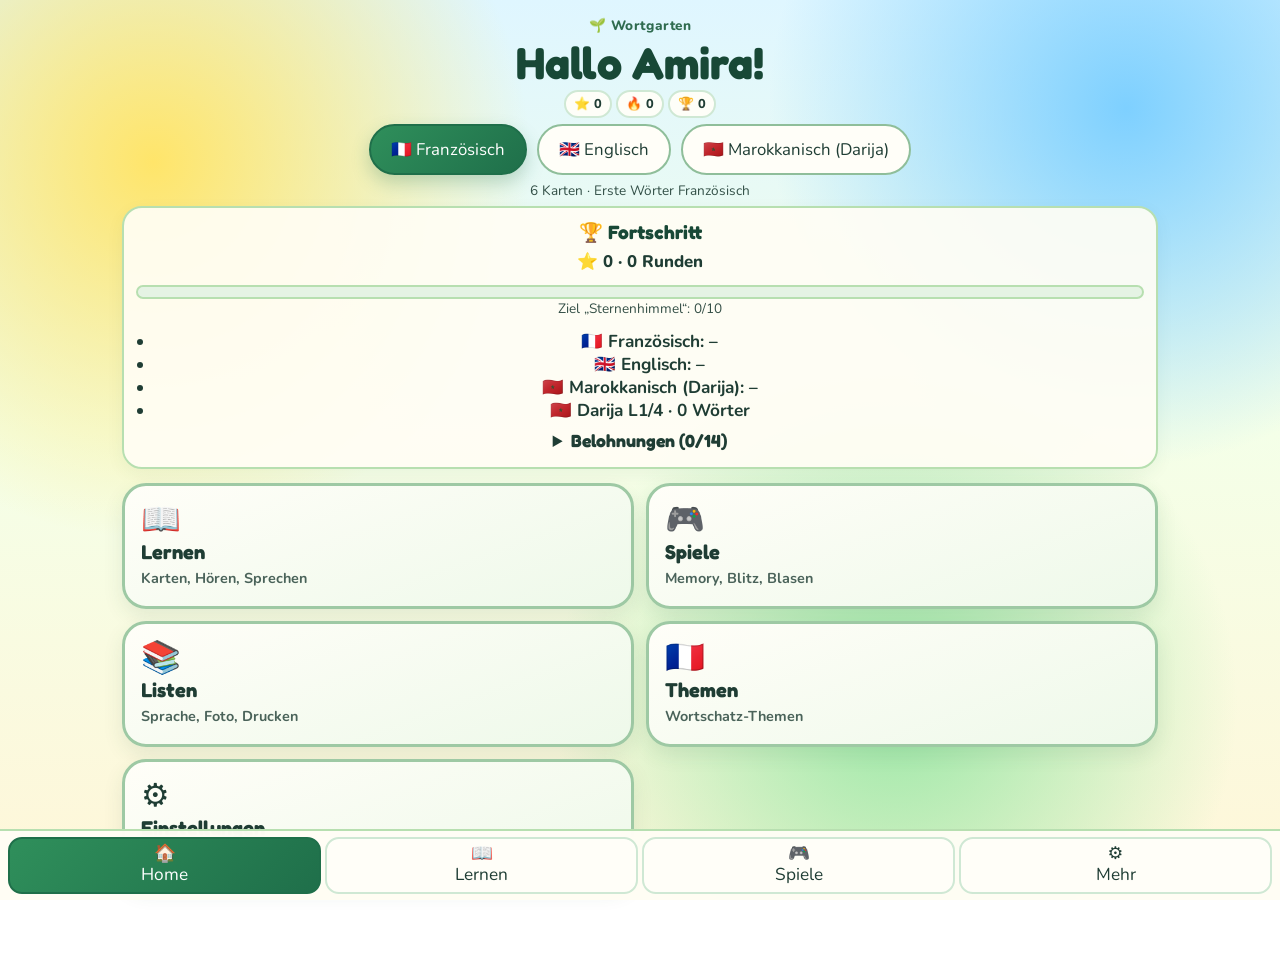
<file: index.html>
<!doctype html>
<html lang="de">
  <head>
    <meta charset="UTF-8" />
    <link rel="icon" type="image/svg+xml" href="/favicon.svg" />
    <link rel="manifest" href="/manifest.webmanifest" />
    <meta
      name="viewport"
      content="width=device-width, initial-scale=1, viewport-fit=cover"
    />
    <meta name="theme-color" content="#2f8f5b" />
    <meta name="apple-mobile-web-app-capable" content="yes" />
    <meta name="apple-mobile-web-app-status-bar-style" content="black-translucent" />
    <meta name="apple-mobile-web-app-title" content="Wortgarten" />
    <meta name="mobile-web-app-capable" content="yes" />
    <meta name="format-detection" content="telephone=no" />
    <link rel="apple-touch-icon" href="/apple-touch-icon.png" />
    <link
      rel="apple-touch-icon"
      sizes="180x180"
      href="/apple-touch-icon.png"
    />
    <meta
      name="description"
      content="Wortgarten – Lern-App für Amira. Funktioniert auf iPhone, iPad und Android-Tablets."
    />
    <title>Wortgarten – Amiras Lern App</title>
    <script type="module" crossorigin src="/assets/index-wdHtKA3S.js"></script>
    <link rel="stylesheet" crossorigin href="/assets/index-DaxTAJN9.css">
  </head>
  <body>
    <div id="root"></div>
  </body>
</html>
</file>
<file: assets/index-DaxTAJN9.css>
@import "https://fonts.googleapis.com/css2?family=Fredoka:wght@500;600;700&family=Nunito:wght@500;700;800&display=swap";*{box-sizing:border-box}html{-webkit-text-size-adjust:100%;-moz-text-size-adjust:100%;text-size-adjust:100%}html,body,#root{min-height:100dvh}body{overscroll-behavior-y:contain;-webkit-tap-highlight-color:#2f8f5b26;margin:0}#root{padding-top:env(safe-area-inset-top);padding-left:env(safe-area-inset-left);padding-right:env(safe-area-inset-right);padding-bottom:env(safe-area-inset-bottom)}.sky{z-index:-1;background:radial-gradient(circle at 12% 18%,#ffe56a 0%,#0000 28%),radial-gradient(circle at 88% 12%,#7ed0ff 0%,#0000 26%),radial-gradient(circle at 70% 78%,#9be7a6 0%,#0000 30%),linear-gradient(#dff6ff 0%,#f4ffe8 48%,#fff6d8 100%);animation:16s ease-in-out infinite alternate drift;position:fixed;inset:0}.sky.burst:after{content:"🌟✨🌻⭐";text-align:center;pointer-events:none;font-size:2rem;animation:.9s ease-out pop;position:fixed;inset:20% 0 auto}@keyframes drift{0%{transform:scale(1)}to{transform:scale(1.04)}}@keyframes pop{0%{opacity:0;transform:translateY(20px)scale(.6)}40%{opacity:1;transform:translateY(0)scale(1.15)}to{opacity:0;transform:translateY(-30px)scale(1)}}@keyframes floaty{0%,to{transform:translateY(0) translateX(var(--x,0))}50%{transform:translateY(-10px) translateX(var(--x,0))}}.wortgarten{max-width:860px;padding:8px max(12px, env(safe-area-inset-right)) 76px max(12px, env(safe-area-inset-left));color:#1f3d34;margin:0 auto;font-family:Nunito,system-ui,sans-serif}.hub-app .panel{margin:6px 0}.hero-head{text-align:center;margin-bottom:6px}.hero-head.compact h1{margin:2px 0 4px;font-size:clamp(1.45rem,5.5vw,2rem)}.lang-switch.tight{gap:6px;margin:4px 0}.status-bar{opacity:.9;margin:0;font-size:.85rem}button.linkish{color:#1f6f4a;font-weight:800;text-decoration:underline;display:inline;min-height:0!important;box-shadow:none!important;background:0 0!important;border:none!important;border-radius:0!important;margin:0!important;padding:0!important}.hub-nav{z-index:40;padding:6px max(8px, env(safe-area-inset-right)) max(6px, env(safe-area-inset-bottom)) max(8px, env(safe-area-inset-left));-webkit-backdrop-filter:blur(8px);backdrop-filter:blur(8px);background:#fffdf5f5;border-top:2px solid #b7dfb0;grid-template-columns:repeat(4,1fr);gap:4px;display:grid;position:fixed;bottom:0;left:0;right:0}.hub-tab{place-items:center;gap:0;font-size:.72rem;font-weight:800;display:grid;color:#1f3d34!important;min-height:0!important;box-shadow:none!important;background:#fffef8!important;border-color:#cfe8d4!important;border-radius:14px!important;margin:0!important;padding:6px 2px!important}.hub-tab span{font-size:1.1rem;line-height:1}.hub-tab.active{color:#fff!important;background:linear-gradient(135deg,#2f8f5b,#1f6f4a)!important;border-color:#1f6f4a!important}.brand{letter-spacing:.04em;color:#2f6b4f;margin:0;font-size:.85rem;font-weight:800}.wortgarten h1{color:#184836;margin:4px 0;font-family:Fredoka,Nunito,sans-serif;font-size:clamp(1.6rem,6vw,2.2rem);line-height:1.05}.tagline{opacity:.9;margin:0;font-size:1.05rem}.lang-switch{flex-wrap:wrap;justify-content:center;gap:6px;margin:8px 0 10px;display:flex}.chip,.mode-btn,.wortgarten button,.wortgarten select,.wortgarten input,.wortgarten textarea{font:inherit}.wortgarten input,.wortgarten textarea,.wortgarten select{font-size:16px}.chip,.wortgarten button,.wortgarten select{cursor:pointer;color:inherit;touch-action:manipulation;-webkit-user-select:none;user-select:none;background:#fffef8;border:2px solid #8fbe9a;border-radius:999px;min-height:40px;margin:2px;padding:8px 12px;transition:transform .15s,background .15s,box-shadow .15s}.chip.active,.wortgarten button[aria-pressed=true],.wortgarten .primary{color:#fff;background:linear-gradient(135deg,#2f8f5b,#1f6f4a);border-color:#1f6f4a;box-shadow:0 8px 18px #1f6f4a40}.wortgarten button:hover{transform:translateY(-1px)}.wortgarten button:disabled{opacity:.55;cursor:not-allowed;transform:none}.panel,.activity{background:#fffdf5eb;border:2px solid #b7dfb0;border-radius:20px;margin:8px 0;padding:12px;box-shadow:0 6px 18px #285a3c0f}.panel h2,.activity h2{color:#184836;margin:0 0 6px;font-family:Fredoka,Nunito,sans-serif;font-size:1.2rem}.panel-title{flex-wrap:wrap;justify-content:space-between;align-items:center;gap:10px;display:flex}.panel-title p,.panel>p{margin:0 0 12px}.editor-panel{border-width:3px;border-color:#2f8f5b;scroll-margin-top:16px}.photo-prep{border-width:3px;border-color:#5fb8e8}.settings-panel summary{cursor:pointer;color:#184836;font-family:Fredoka,Nunito,sans-serif;font-size:1.15rem;font-weight:700}.settings-panel label{gap:6px;margin:12px 0 8px;display:grid}.photo-btn.large{text-align:center;justify-content:center;min-height:64px;padding:18px 16px;font-size:1.15rem;font-weight:800}.photo-preview,.import-review{gap:12px;margin-top:14px;display:grid}.photo-preview img,.import-thumb{object-fit:contain;background:#f3faff;border:2px solid #b7d9ef;border-radius:16px;width:100%;max-height:280px}.import-thumb{max-height:160px}.notice.warn{background:#fff4d6;border:2px solid #e2b84a;border-radius:14px;padding:10px 12px}.lang-switch.wrap{flex-wrap:wrap}.review-list{gap:10px;display:grid}.review-cards{gap:10px;margin:0;padding:0;list-style:none;display:grid}.review-card{background:#f7fff8;border:2px solid #cfe8d4;border-radius:16px;gap:8px;padding:12px;display:grid}.review-card.needs-review{background:#fff9e8;border-color:#e2b84a}.source-badge,.review-flag{color:#1f6b42;background:#dff3e4;border-radius:999px;align-self:start;padding:2px 8px;font-size:.75rem;font-weight:800;display:inline-flex}.review-flag{color:#7a5a00;background:#ffe6a8}.review-card label{gap:4px;font-size:.9rem;display:grid}.editor-actions{flex-wrap:wrap;gap:8px;margin-top:10px;display:flex}.move-words{border-top:2px dashed #9ec9a4;gap:10px;margin-top:16px;padding-top:12px;display:grid}.move-words h3{margin:0;font-size:1.05rem}.move-word-list{gap:4px;max-height:220px;margin:0;padding:0;list-style:none;display:grid;overflow:auto}.move-row{text-align:left;background:#f4fff2;border:1px solid #0000;border-radius:12px;align-items:flex-start;gap:10px;padding:8px 10px;display:flex}.move-row.on{background:#e8ffe8;border-color:#2f8f5b}.move-row strong{display:block}.move-row small{color:#3a5a44}.list-groups{gap:14px;margin-bottom:8px;display:grid}.list-group-head{flex-wrap:wrap;justify-content:space-between;align-items:center;gap:8px;margin-bottom:6px;display:flex}.list-group-title{color:#1f5c3a;letter-spacing:.01em;margin:0;font-size:1rem;font-weight:800}.school-fallback{border-top:1px dashed #9ec9a4;margin-top:12px;padding-top:10px}.editor-actions.wrap{flex-wrap:wrap}.progress-panel{margin:0 0 14px}.list-grid{grid-template-columns:repeat(auto-fit,minmax(150px,1fr));gap:6px;margin-bottom:0;display:grid}.list-card{background:#f4fff2;border:2px dashed #9ec9a4;border-radius:20px;padding:8px}.list-card.selected{background:#e8ffe8;border-style:solid;border-color:#2f8f5b}.list-select{text-align:left;gap:2px;width:100%;display:grid;box-shadow:none!important;background:0 0!important;border:none!important;border-radius:16px!important;margin:0!important}.list-select .check{background:#fff;border:2px solid #2f8f5b;border-radius:50%;place-items:center;width:1.4rem;height:1.4rem;font-size:.85rem;display:grid}.list-card.selected .check{color:#fff;background:#2f8f5b}.list-actions{flex-wrap:wrap;gap:4px;display:flex}.list-actions button{padding:6px 10px;font-size:.85rem}.voice-panel label,details label{gap:6px;margin-bottom:10px;display:grid}.voice-panel select,details input[type=text],.wortgarten textarea,.wortgarten input[type=text]{background:#fff;border:2px solid #9ec9a4;border-radius:14px;width:100%;padding:10px 12px}.home-hero{margin-bottom:8px}.home-tiles{grid-template-columns:repeat(2,minmax(0,1fr));gap:12px;margin:14px 0 8px;display:grid}.home-tile{text-align:left!important;background:linear-gradient(160deg,#fffef8,#eef9ea)!important;border:3px solid #9ec9a4!important;border-radius:24px!important;place-items:start!important;gap:4px!important;min-height:120px!important;margin:0!important;padding:18px 16px!important;display:grid!important;box-shadow:0 8px 20px #285a3c1a!important}.home-tile span{font-size:2rem;line-height:1}.home-tile strong{font-family:Fredoka,Nunito,sans-serif;font-size:1.25rem}.home-tile small{opacity:.8;font-size:.9rem;font-weight:700}.session-setup{margin-bottom:8px}.session-setup .panel-title{display:block}.list-fold{background:#f7fff6;border:2px solid #9ec9a4;border-radius:16px;margin-top:4px;padding:8px 10px 10px}.list-fold summary{cursor:pointer;list-style:none}.list-fold summary::-webkit-details-marker{content:"";display:none}.list-fold summary::marker{content:"";display:none}.list-fold-head{justify-content:space-between;align-items:baseline;gap:8px;font-weight:800;display:flex}.list-fold-label:before{content:"▸ "}.list-fold[open] .list-fold-label:before{content:"▾ "}.list-fold-head small{opacity:.75;font-weight:700}.list-fold summary:before{content:none}.chosen-lists{flex-wrap:wrap;gap:6px;margin-top:8px;display:flex}.chosen-lists span{color:#fff;background:#2f8f5b;border-radius:999px;padding:4px 10px;font-size:.85rem;font-weight:800}.chosen-line{color:#1f6f4a;margin:0 0 8px;font-size:.9rem;font-weight:800}.session-group{margin:8px 0 4px}.session-group-title{opacity:.8;margin:0 0 4px;font-size:.85rem;font-weight:800}.session-picks{flex-wrap:wrap;gap:6px;display:flex}.session-picks .chip{text-align:left}.session-picks .chip small{opacity:.7;font-weight:700}.mode-tiles .home-tile{min-height:110px!important}.page-bar{align-items:center;gap:10px;margin:4px 0 10px;display:flex}.page-bar h2{color:#184836;margin:0;font-family:Fredoka,Nunito,sans-serif;font-size:1.35rem}.center-bar{text-align:center;margin-bottom:8px}.modes{grid-template-columns:repeat(2,minmax(0,1fr));gap:10px;margin:10px 0;display:grid}.mode-btn{text-align:left;gap:2px;min-height:96px;display:grid;border-radius:22px!important;margin:0!important;padding:14px!important}.mode-btn span{font-size:1.5rem}.mode-btn small{opacity:.75}.activity{border-width:2px;min-height:0}.activity-screen{border-radius:24px;flex-direction:column;min-height:calc(100dvh - 24px);margin:0 0 8px;padding:12px;display:flex}.activity-screen .prompt{margin:12px 0!important;font-size:clamp(1.8rem,7vw,2.6rem)!important}.activity-screen .word-picture{width:min(200px,58vw);height:min(200px,58vw);margin:8px auto 12px}.activity-screen .controls{margin-top:auto;padding-top:12px}.speak-actions{gap:10px;width:100%;display:grid}.speak-actions>button,.big-action{width:100%;border-radius:18px!important;min-height:52px!important;margin:0!important;font-size:1.05rem!important}.speak-check{background:#fff3b08c;border:3px solid #e0b84a;border-radius:20px;gap:10px;width:100%;margin-top:10px;padding:14px;display:grid}.speak-check h3{text-align:center;color:#184836;margin:0;font-family:Fredoka,Nunito,sans-serif;font-size:1.35rem}.activity-top{justify-content:space-between;align-items:center;gap:8px;margin-bottom:8px;display:flex}.timer{background:#fff3b0;border-radius:999px;padding:4px 10px;font-weight:800}.timer.urgent{background:#ffb4b4;animation:.8s ease-in-out infinite pop}.prompt{text-align:center;margin:4px 0 6px!important;font-size:clamp(1.35rem,4.8vw,1.9rem)!important}.word-picture{width:min(96px,28vw);height:min(96px,28vw);font:inherit;color:inherit;cursor:default;background:linear-gradient(160deg,#fff7c2,#dff9d4);border:2px solid #9ed39a;border-radius:18px;place-items:center;margin:0 auto 6px;padding:0;display:grid;overflow:hidden;box-shadow:0 4px 12px #285a3c14}.activity.speak-compact .word-picture{width:min(72px,22vw);height:min(72px,22vw)}button.word-picture.flipable{cursor:pointer;touch-action:manipulation;-webkit-tap-highlight-color:transparent}button.word-picture.flipable:active{transform:scale(.97)}.word-picture.flipped{background:linear-gradient(160deg,#dff6ff,#c9f1ff);border-color:#5fb8e8}.word-picture img{object-fit:cover;width:100%;height:100%}.word-emoji{font-size:clamp(1.8rem,8vw,2.6rem);line-height:1}.prompt.flipped{color:#1a6b8a}.card-side-hint{text-align:center;opacity:.8;margin:-4px 0 10px;font-size:.9rem;font-weight:700}.known-count{text-align:center;color:#1f6f4a;margin:0 0 8px;font-weight:800}.swipe-card{touch-action:pan-y;-webkit-user-select:none;user-select:none;transition:transform .18s;position:relative}.swipe-card.dragging{transition:none}.swipe-badge{z-index:2;opacity:0;pointer-events:none;background:#fff;border:3px solid;border-radius:12px;padding:4px 10px;font-size:1rem;font-weight:800;position:absolute;top:12px}.swipe-badge.know{color:#1f8a4c;right:12px;transform:rotate(12deg)}.swipe-badge.miss{color:#c44545;left:12px;transform:rotate(-12deg)}.swipe-card.know .swipe-badge.know,.swipe-card.miss .swipe-badge.miss{opacity:1}.darija-coach{margin:4px 0 10px}.darija-head{text-align:center;margin-bottom:6px}.darija-head h2{margin:0 0 4px;font-family:Fredoka,Nunito,sans-serif}.darija-head p{margin:0}.darija-panel label{gap:6px;margin:10px 0;font-weight:700;display:grid}.darija-result{background:#fffef8e6;border:2px solid #cfe8d4;border-radius:18px;margin:12px 0;padding:12px}.darija-arabic{text-align:center;margin:6px 0;font-size:1.6rem;font-weight:800}.darija-history ul{margin:6px 0 0;padding-left:1.2rem}.darija-levels{gap:6px;margin:8px 0;display:grid}.darija-cats{grid-template-columns:repeat(2,minmax(0,1fr));gap:6px;margin:6px 0 10px;display:grid}@media (width>=720px){.darija-cats{grid-template-columns:repeat(3,minmax(0,1fr))}}.darija-panel h3{margin:8px 0 2px;font-family:Fredoka,Nunito,sans-serif;font-size:.98rem}.darija-level{gap:0;display:grid;text-align:left!important;border-radius:14px!important;min-height:0!important;padding:8px 10px!important}.darija-level span{font-size:.88rem;font-weight:700}.darija-level small{opacity:.8;font-size:.78rem}.darija-level.locked{opacity:.55}.voice-panel select{background:#fffef8;border:2px solid #cfe8d4;border-radius:14px;width:100%;min-height:48px;margin-top:8px;padding:10px 12px;font-size:1rem;line-height:1.35;display:block}.hero-progress{flex-wrap:wrap;justify-content:center;gap:4px;margin:4px 0 2px;display:flex}.hero-stat{background:#fffef8f2;border:2px solid #cfe8d4;border-radius:999px;align-items:center;gap:3px;padding:3px 8px;font-size:.8rem;font-weight:800;display:inline-flex;min-height:0!important}.progress-panel h3,.progress-panel summary{cursor:pointer;margin:8px 0 4px;font-family:Fredoka,Nunito,sans-serif;font-weight:700}.progress-stars{text-align:center;margin:4px 0 6px;font-size:1.05rem;font-weight:800}.progress-bar{background:#e5f3e4;border:2px solid #b7dfb0;border-radius:999px;height:14px;overflow:hidden}.progress-bar>span{background:linear-gradient(90deg,#2f8f5b,#7ed0ff);border-radius:999px;height:100%;transition:width .35s;display:block}.progress-langs{margin:8px 0 0;padding-left:1.2rem;font-weight:700}.reward-grid{grid-template-columns:repeat(auto-fit,minmax(140px,1fr));gap:10px;display:grid}.reward-chip{text-align:center;background:#fffef8;border:2px solid #cfe8d4;border-radius:18px;place-items:center;gap:2px;min-height:110px;padding:12px 8px;display:grid}.reward-chip.on{background:linear-gradient(160deg,#fff7c2,#dff9d4);border-color:#2f8f5b}.reward-chip.off{opacity:.45;filter:grayscale(.4)}.reward-emoji{font-size:1.8rem;line-height:1}.reward-chip strong{font-size:.92rem}.reward-chip small{opacity:.85;font-size:.78rem}.memory-face{place-items:center;gap:4px;padding:4px;display:grid}.memory-emoji{font-size:1.6rem;line-height:1}.memory-img{object-fit:cover;border-radius:10px;width:42px;height:42px}.photo-btn.inline{margin:4px}.big-listen{font-size:1rem;display:block;margin:0 auto 6px!important}.controls{flex-wrap:wrap;justify-content:center;align-items:center;gap:6px;display:flex}.controls.speak-grid{grid-template-columns:1fr 1fr;gap:6px;width:100%;display:grid}.controls.speak-grid>button,.controls.speak-grid>.speak-wide{width:100%;margin:0!important}.controls.speak-grid .speak-wide{grid-column:1/-1}.mic-meter{background:#e5f3e4;border:2px solid #b7dfb0;border-radius:999px;width:100%;height:10px;margin:2px 0 4px;overflow:hidden}.mic-meter>span{background:linear-gradient(90deg,#2f8f5b,#e2b84a,#e23d3d);width:0%;height:100%;transition:width 80ms linear;display:block}.mic-test-box{background:#f7fff8;border:2px dashed #9ec9a4;border-radius:14px;gap:6px;width:100%;margin-top:4px;padding:8px;display:grid}.mic-test-box p{text-align:center;margin:0;font-size:.85rem;font-weight:700}.answer-form{flex-wrap:wrap;justify-content:center;gap:8px;width:100%;display:flex}.answer-form input{flex:220px;max-width:420px}.choice,.bubble{min-width:120px;font-weight:800;border-radius:18px!important}.bubble{animation:2.4s ease-in-out infinite floaty;animation-delay:var(--delay,0s);background:linear-gradient(#c9f1ff,#8fd8ff)!important;border-color:#5fb8e8!important;border-radius:999px!important;padding:16px 22px!important}.feedback{text-align:center;margin-top:8px;font-size:1rem;font-weight:800}.speak-hint{text-align:center;opacity:.9;width:100%;margin:0 0 4px;font-size:.85rem}.say-step{background:#fff3b0a6;border:2px dashed #e0b84a;border-radius:20px;flex-wrap:wrap;justify-content:center;align-items:center;gap:8px;width:100%;margin-top:6px;padding:10px;display:flex}.say-step.tip-step{background:#c9f1ffb3;border-color:#5fb8e8}.wortgarten button.recording{animation:1s ease-in-out infinite pulse-rec;background:linear-gradient(135deg,#e23d3d,#c62828)!important;border-color:#c62828!important}@keyframes pulse-rec{0%,to{transform:scale(1)}50%{transform:scale(1.04)}}.finish{text-align:center}.stars{margin:8px 0;font-size:2rem}.error-line{opacity:.85;font-size:.95rem}.memory-grid{grid-template-columns:repeat(3,minmax(0,1fr));gap:10px;display:grid}.memory-tile{aspect-ratio:1;font-size:clamp(.9rem,3.4vw,1.1rem);font-weight:800;background:linear-gradient(160deg,#ffe27a,#ffd24d)!important;border-radius:20px!important;margin:0!important}.memory-tile.open,.memory-tile.matched{background:#fff!important}.memory-tile.matched{background:#d7ffd7!important;border-color:#2f8f5b!important}.notice{min-height:1.4em;font-weight:700}.photo-actions{flex-wrap:wrap;gap:8px;margin:10px 0;display:flex}.photo-btn{cursor:pointer;touch-action:manipulation;background:#fffef8;border:2px solid #8fbe9a;border-radius:999px;justify-content:center;align-items:center;gap:6px;min-height:48px;padding:12px 18px;font-weight:800;display:inline-flex}.photo-btn.busy{opacity:.6;pointer-events:none}.photo-btn input{display:none}.tip-panel ol{margin:0 0 10px 1.2rem;padding:0}.tip-panel li{margin:6px 0}details summary{cursor:pointer;font-size:1.1rem;font-weight:800}@media (width<=560px){.memory-grid,.modes{grid-template-columns:repeat(2,minmax(0,1fr))}}@media (width>=768px){.wortgarten{max-width:980px;padding:28px 32px 72px;font-size:1.08rem}.wortgarten input,.wortgarten textarea,.wortgarten select{font-size:18px}.modes{grid-template-columns:repeat(3,minmax(0,1fr));gap:14px}.mode-btn{min-height:108px;padding:16px!important}.list-grid{grid-template-columns:repeat(auto-fit,minmax(220px,1fr));gap:14px}.activity{min-height:280px;padding:28px}.word-picture{width:min(180px,26vw);height:min(180px,26vw)}.memory-grid{grid-template-columns:repeat(4,minmax(0,1fr));gap:14px;max-width:720px;margin:0 auto}.choice,.bubble{min-width:160px;min-height:52px;font-size:1.15rem}.answer-form input{min-height:52px;font-size:1.15rem}}@media (width>=1024px){.wortgarten{max-width:1120px}.modes{grid-template-columns:repeat(5,minmax(0,1fr))}.lang-switch .chip{padding:12px 20px;font-size:1.05rem}}@media (width>=768px) and (orientation:landscape){.wortgarten{max-width:1100px;padding-top:16px}.hero-head{margin-bottom:10px}.wortgarten h1{font-size:clamp(2rem,4.5vw,2.8rem)}.activity{min-height:240px}.modes{grid-template-columns:repeat(5,minmax(0,1fr))}.mode-btn{min-height:92px}}@media (hover:none) and (pointer:coarse){.wortgarten button:hover{transform:none}.wortgarten button:active,.chip:active,.mode-btn:active,.photo-btn:active{transform:scale(.98)}}
</file>
